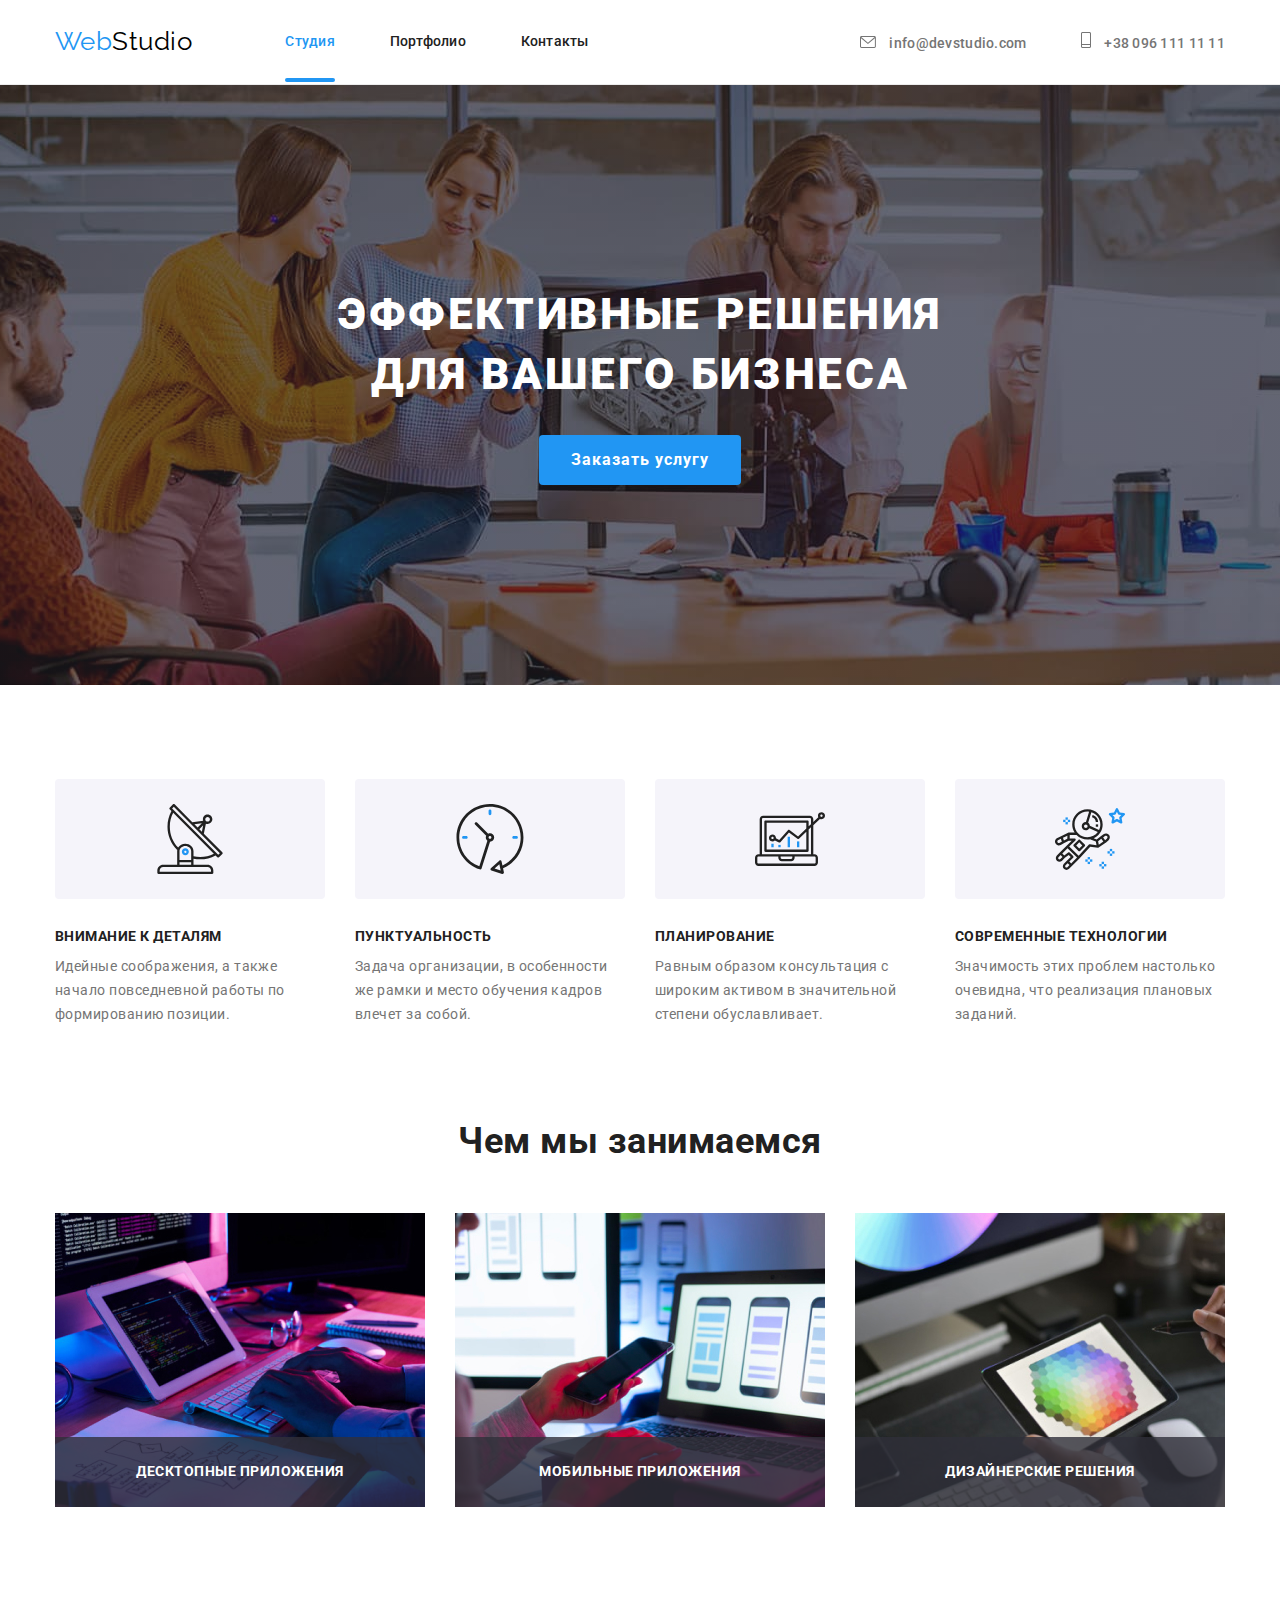
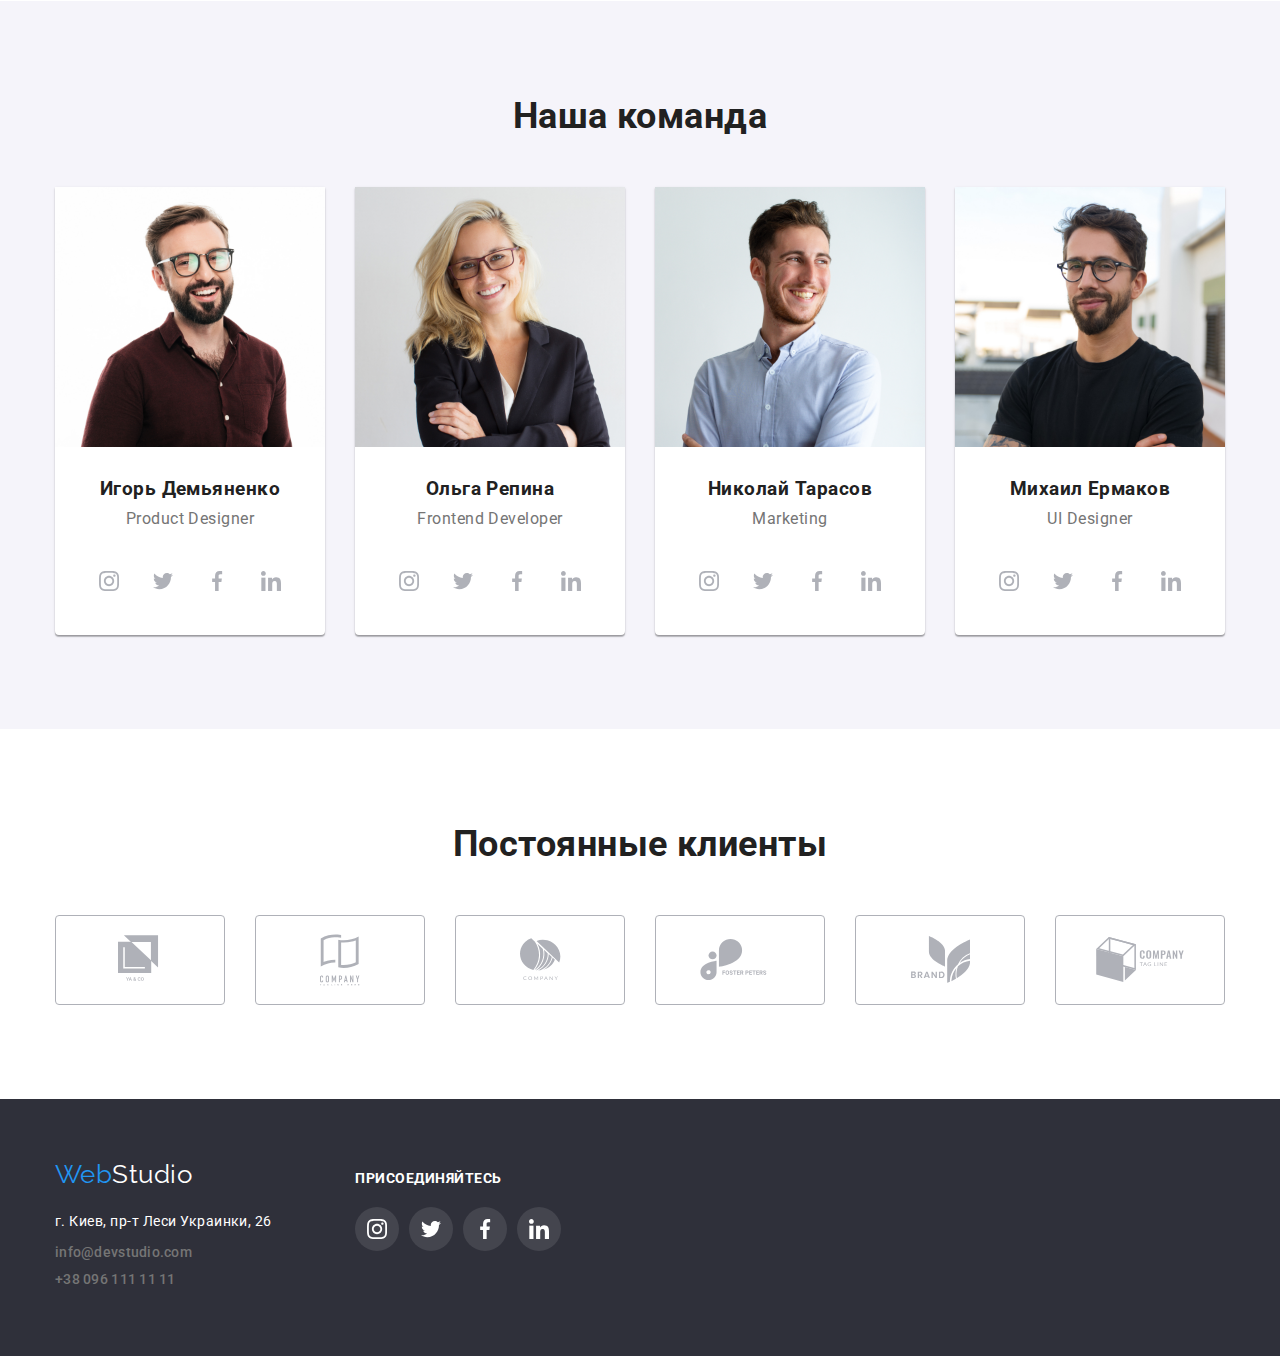
<file: index.html>
<!DOCTYPE html>
<html lang="ru">
<head>
    <meta charset="UTF-8">
    <meta http-equiv="X-UA-Compatible" content="IE=edge">
    <meta name="viewport" content="width=device-width, initial-scale=1.0">
    <title>Студия</title>
    <link rel="preconnect" href="https://fonts.gstatic.com">
    <link href="https://fonts.googleapis.com/css2?family=Raleway:wght@700&family=Roboto:wght@400;500;700;900&display=swap"
        rel="stylesheet">
    <link rel="stylesheet" href="https://cdnjs.cloudflare.com/ajax/libs/modern-normalize/1.0.0/modern-normalize.min.css">
    <link rel="stylesheet" href="./css/styles.css">
</head>
<body>

    <header>
            <div class="container header">
                <nav class="nav">
                    <a href="./index.html" class="logo"><span class="logo-start">Web</span>Studio</a>
                    <ul class="header-nav-list">
                        <li><a href="./index.html" class="nav-links active">Студия</a></li>
                        <li><a href="./portfolio.html" class="nav-links">Портфолио</a></li>
                        <li><a href="" class="nav-links">Контакты</a></li>
                    </ul>
                </nav>
                <ul class="header-address">
                    <li>
                    
                        <a href="mailto:info@devstudio.com" class="nav-contacts">
                            <svg class="icon-envelope" >
                                <use  href="./images/symbol-defs.svg#icon-envelope" ></use>
                            </svg>
                            info@devstudio.com</a></li>
                    <li>
                        <a href="tel:+380961111111" class="nav-contacts">
                            <svg class="icon-phone">
                                <use href="./images/symbol-defs.svg#icon-phone" width="10" height="16" class="icon-envelope-use"></use>
                            </svg>
                            +38 096 111 11 11</a></li>
                </ul>
            </div>
    </header>

    <main>
        <section class="hero-section section">
            <div class="container ">
                <h1 class="hero-title">Эффективные решения <br> для вашего бизнеса</h1>
                <input data-modal-open type="button" value="Заказать услугу" class="hero-btn">
            </div>
        </section>
        <div data-modal class="backdrop is-hidden">
            <div class="modal">
                <button data-modal-close class="modal-close-btn">
                    <svg class="icon-closing-btn-modal">
                        <use href="./images/symbol-defs.svg#icon-closing-btn-modal" width="11" height="11"></use>
                    </svg>
                </button>

                <form class="form">
                    <b class="modal-form-header">Оставьте свои данные, мы вам перезвоним</b>
                
                    <ul class="form-presonal-info-list">
                        <li class="form-basic">
                            <label for="name" class="form-label">Имя</label>
                            <input type="text" name="name" id="name" class="form-personal-info">
                            <svg class="form-icon">
                                <use href="./images/symbol-defs.svg#icon-person-modal"></use>
                            </svg>
                        </li>
                        <li class="form-basic">
                            <label for="tel" class="form-label">Телефон</label>
                            <input type="tel" name="tel" id="tel" class="form-personal-info">
                        </li>
                        
                        <li class="form-basic">
                            <label for="email" class="form-label">Почта</label>
                            <input type="email" name="email" id="email" class="form-personal-info">
                        </li>
                        
                        <li class="form-basic">
                            <label for="comment" class="form-label">Комментарий</label>
                            <textarea name="comment" id="comment" placeholder="Введите текст" class="form-personal-info comment" ></textarea>
                        </li>
                    </ul>
                    
                    <div class="form-agreement">
                        <input type="checkbox" name="agreements" id="agreements">
                        <label for="agreements" class="agreement-text">Соглашаюсь с рассылкой и принимаю <a href="" class="form-agreement-link">Условия договора</a></label>
                        
                    </div>
                    <button type="submit" class="submit-button">Отправить</button>
                </form>                
            </div>
        </div>
        <section class="section advantages">
            <div class="container  ">
                <h2  class="titles-basic visually-hidden">Наши преимущества</h2>
                <ul class="advantages-list">
                    <li class="advantages-item">
                        <div class="advantages-bg-img">
                            <svg class="icon-advntages">
                                <use href="./images/symbol-defs.svg#icon-antenna"></use>
                            </svg>
                        </div>
                        <h3>Внимание к деталям</h3>
                        <p class="advantages-text">Идейные соображения, а также начало повседневной работы по формированию позиции.</p>
                    </li>
                    <li class="advantages-item">
                        <div class="advantages-bg-img">
                            <svg class="icon-advntages">
                                <use href="./images/symbol-defs.svg#icon-clock"></use>
                            </svg>
                        </div>
                        <h3>Пунктуальность</h3>
                        <p class="advantages-text">Задача организации, в особенности же рамки и место обучения кадров влечет за собой.</p>
                    </li>
                    <li class="advantages-item">
                        <div class="advantages-bg-img">
                            <svg class="icon-advntages">
                                <use href="./images/symbol-defs.svg#icon-diagram"></use>
                            </svg>
                        </div>
                        <h3>Планирование</h3>
                        <p  class="advantages-text">Равным образом консультация с широким активом в значительной степени обуславливает.</p>
                    </li>
                    <li class="advantages-item">
                        <div class="advantages-bg-img">
                            <svg class="icon-advntages">
                                <use href="./images/symbol-defs.svg#icon-astronaut"></use>
                            </svg>
                        </div>
                        <h3>Современные технологии</h3>
                        <p class="advantages-text">Значимость этих проблем настолько очевидна, что реализация плановых заданий.</p>
                    </li>
                </ul>
            </div>
        </section>
        <section class="section works">
            <div class="container">
                <h2 class="titles-basic works">Чем мы занимаемся</h2>
                <ul class="works-list">
                    <li class="work-list-container"><img src="./images/img.jpg" alt="Написання коду" width="370">
                    <p class="works-text">Десктопные приложения</p>
                    </li>
                    <li class="work-list-container"><img src="./images/box2.jpg" alt="Телефон и ноут" width="370">
                    <p class="works-text">Мобильные приложения</p></li>
                    <li class="work-list-container"><img src="./images/box3.jpg" alt="Вибор цвета на планшете" width="370">
                    <p class="works-text">Дизайнерские решения</p></li>
                </ul>
            </div>
        </section>
        <section class="our-team section">
            <div class="container">
                <h2 class="titles-basic team">Наша команда</h2>
                <ul class="our-team-list">
                    <li class="team-cards">
                        <img src="./images/man1.jpg" alt="Игорь Демьяненко" width="270">
                        <div class="team-cards-text-area">
                            <h3 class="team-names">Игорь Демьяненко</h3>
                            <p class="team-position">Product Designer</p>
                            <ul class="list-icons-social">
                                <li>
                                    <a href="" class="icon-social">
                                        <svg class="icon-logo-social">
                                            <use href="./images/symbol-defs.svg#icon-instagram"></use>
                                        </svg>
                                    </a>
                                </li>
                                <li>
                                    <a href="" class="icon-social">
                                        <svg class="icon-logo-social" width="20" height="20">
                                            <use href="./images/symbol-defs.svg#icon-twitter"></use>
                                        </svg>
                                    </a>
                                </li>
                                <li>
                                    <a href="" class="icon-social">
                                        <svg class="icon-logo-social ">
                                            <use href="./images/symbol-defs.svg#icon-facebook"></use>
                                        </svg>
                                    </a>
                                </li>
                                <li>
                                    <a href="" class="icon-social">
                                        <svg class="icon-logo-social">
                                            <use href="./images/symbol-defs.svg#icon-linkedin"></use>
                                        </svg>
                                    </a>
                            
                                </li>
                            
                            </ul>
                        </div>
                    </li>
                    <li class="team-cards">
                        <img src="./images/woman1.jpg" alt="Ольга Репина" width="270">
                        <div class="team-cards-text-area">
                            <h3 class="team-names">Ольга Репина</h3>
                            <p class="team-position">Frontend Developer</p>
                            <ul class="list-icons-social">
                                <li>
                                    <a href="" class="icon-social">
                                        <svg class="icon-logo-social">
                                            <use href="./images/symbol-defs.svg#icon-instagram"></use>
                                        </svg>
                                    </a>
                                </li>
                                <li>
                                    <a href="" class="icon-social">
                                        <svg class="icon-logo-social">
                                            <use href="./images/symbol-defs.svg#icon-twitter"></use>
                                        </svg>
                                    </a>
                                </li>
                                <li>
                                    <a href="" class="icon-social">
                                        <svg class="icon-logo-social ">
                                            <use href="./images/symbol-defs.svg#icon-facebook"></use>
                                        </svg>
                                    </a>
                                </li>
                                <li>
                                    <a href="" class="icon-social">
                                        <svg class="icon-logo-social">
                                            <use href="./images/symbol-defs.svg#icon-linkedin"></use>
                                        </svg>
                                    </a>
                            
                                </li>
                            
                            </ul>
                        </div>
                    </li>
                    <li class="team-cards">
                        <img src="./images/man3.jpg" alt="Николай Тарасов" width="270">
                        <div class="team-cards-text-area">
                            <h3 class="team-names">Николай Тарасов</h3>
                            <p class="team-position">Marketing</p>
                            <ul class="list-icons-social">
                                <li>
                                    <a href="" class="icon-social">
                                        <svg class="icon-logo-social">
                                            <use href="./images/symbol-defs.svg#icon-instagram"></use>
                                        </svg>
                                    </a>
                                </li>
                                <li>
                                    <a href="" class="icon-social">
                                        <svg class="icon-logo-social">
                                            <use href="./images/symbol-defs.svg#icon-twitter"></use>
                                        </svg>
                                    </a>
                                </li>
                                <li>
                                    <a href="" class="icon-social">
                                        <svg class="icon-logo-social ">
                                            <use href="./images/symbol-defs.svg#icon-facebook"></use>
                                        </svg>
                                    </a>
                                </li>
                                <li>
                                    <a href="" class="icon-social">
                                        <svg class="icon-logo-social">
                                            <use href="./images/symbol-defs.svg#icon-linkedin"></use>
                                        </svg>
                                    </a>
                            
                                </li>
                            
                            </ul>
                        </div>
                    </li>
                    <li class="team-cards">
                        <img src="./images/man2.jpg" alt="Михаил Ермаков" width="270">
                        <div class="team-cards-text-area">
                            <h3 class="team-names">Михаил Ермаков</h3>
                            <p class="team-position">UI Designer</p>
                            <ul class="list-icons-social">
                                <li >
                                    <a href="" class="icon-social">
                                        <svg class="icon-logo-social">
                                            <use href="./images/symbol-defs.svg#icon-instagram"></use>
                                        </svg>
                                    </a>
                                </li>
                                <li >
                                    <a href="" class="icon-social">
                                        <svg class="icon-logo-social">
                                            <use href="./images/symbol-defs.svg#icon-twitter"></use>
                                        </svg>
                                    </a>
                                </li>
                                <li >
                                    <a href="" class="icon-social">
                                        <svg class="icon-logo-social ">
                                            <use href="./images/symbol-defs.svg#icon-facebook"></use>
                                        </svg>
                                    </a>
                                </li>
                                <li >
                                    <a href="" class="icon-social">
                                        <svg class="icon-logo-social">
                                            <use href="./images/symbol-defs.svg#icon-linkedin"></use>
                                        </svg>
                                    </a>
                            
                                </li>
                            
                            </ul>
                        </div>
                    </li>
                </ul>
            </div>
        </section>
        <section class="section clients">
            <div class="container">
                <h2 class="titles-basic clients">Постоянные клиенты</h2>
                <ul class="list-clients">
                    <li>
                        <a href="" class="link-clients">
                            <svg class="icon-clients" width="44.27" height="49.23">
                                <use href="./images/symbol-defs.svg#icon-logo-1" ></use>
                            </svg>
                        </a>
                    </li>
                    <li>
                        <a href="" class="link-clients">
                            <svg class="icon-clients" width="40" height="52">
                                <use href="./images/symbol-defs.svg#icon-logo-2"></use>
                            </svg>
                        </a>
                    </li>
                    <li>
                        <a href="" class="link-clients">
                            <svg class="icon-clients" width="41" height="42.6">
                                <use href="./images/symbol-defs.svg#icon-logo-3"></use>
                            </svg>
                        </a>
                    </li>
                    <li>
                        <a href="" class="link-clients">
                            <svg class="icon-clients" width="79.66" height="42.02">
                                <use href="./images/symbol-defs.svg#icon-logo-4"></use>
                            </svg>
                        </a>
                    </li>
                    <li>
                        <a href="" class="link-clients">
                            <svg class="icon-clients" width="59" height="47">
                                <use href="./images/symbol-defs.svg#icon-logo-5"></use>
                            </svg>
                        </a>
                    </li>
                    <li>
                        <a href="" class="link-clients">
                            <svg class="icon-clients" width="88.48" height="45.44">
                                <use href="./images/symbol-defs.svg#icon-logo-6"></use>
                            </svg>
                        </a>
                    </li>
                
                </ul>
            </div>
        </section>
    </main>

    <footer class="footer">
        <div class="container down-footer">
            <address>
                <div class=" down">
                    <a href="./index.html" class="logo down"><span class="logo-start">Web</span><span class="logo-end">Studio</span></a>
                    <p class="address">г. Киев, пр-т Леси Украинки, 26</p>
                    <ul>
                        <li><a href="mailto:info@devstudio.com" class="nav-contacts down">info@devstudio.com</a></li>
                        <li><a href="tel:+380961111111" class="nav-contacts down">+38 096 111 11 11</a></li>
                    </ul>
                </div>
            </address>
            <div class="footer-social">
                <h3 class="footer-title-social">присоединяйтесь</h3>
                <ul class="list-icons-social">
                    <li>
                        <a href="" class="icon-social footer-down">
                            <svg class="icon-logo-social">
                                <use href="./images/symbol-defs.svg#icon-instagram"></use>
                            </svg>
                        </a>
                    </li>
                    <li>
                        <a href="" class="icon-social footer-down">
                            <svg class="icon-logo-social">
                                <use href="./images/symbol-defs.svg#icon-twitter"></use>
                            </svg>
                        </a>
                    </li>
                    <li>
                        <a href="" class="icon-social footer-down">
                            <svg class="icon-logo-social ">
                                <use href="./images/symbol-defs.svg#icon-facebook"></use>
                            </svg>
                        </a>
                    </li>
                    <li>
                        <a href="" class="icon-social footer-down">
                            <svg class="icon-logo-social">
                                <use href="./images/symbol-defs.svg#icon-linkedin"></use>
                            </svg>
                        </a>
            
                    </li>
            
                </ul>
            </div>
        </div>
    </footer>

    <script src="./js/modal.js"></script>
</body>
</html>
</file>
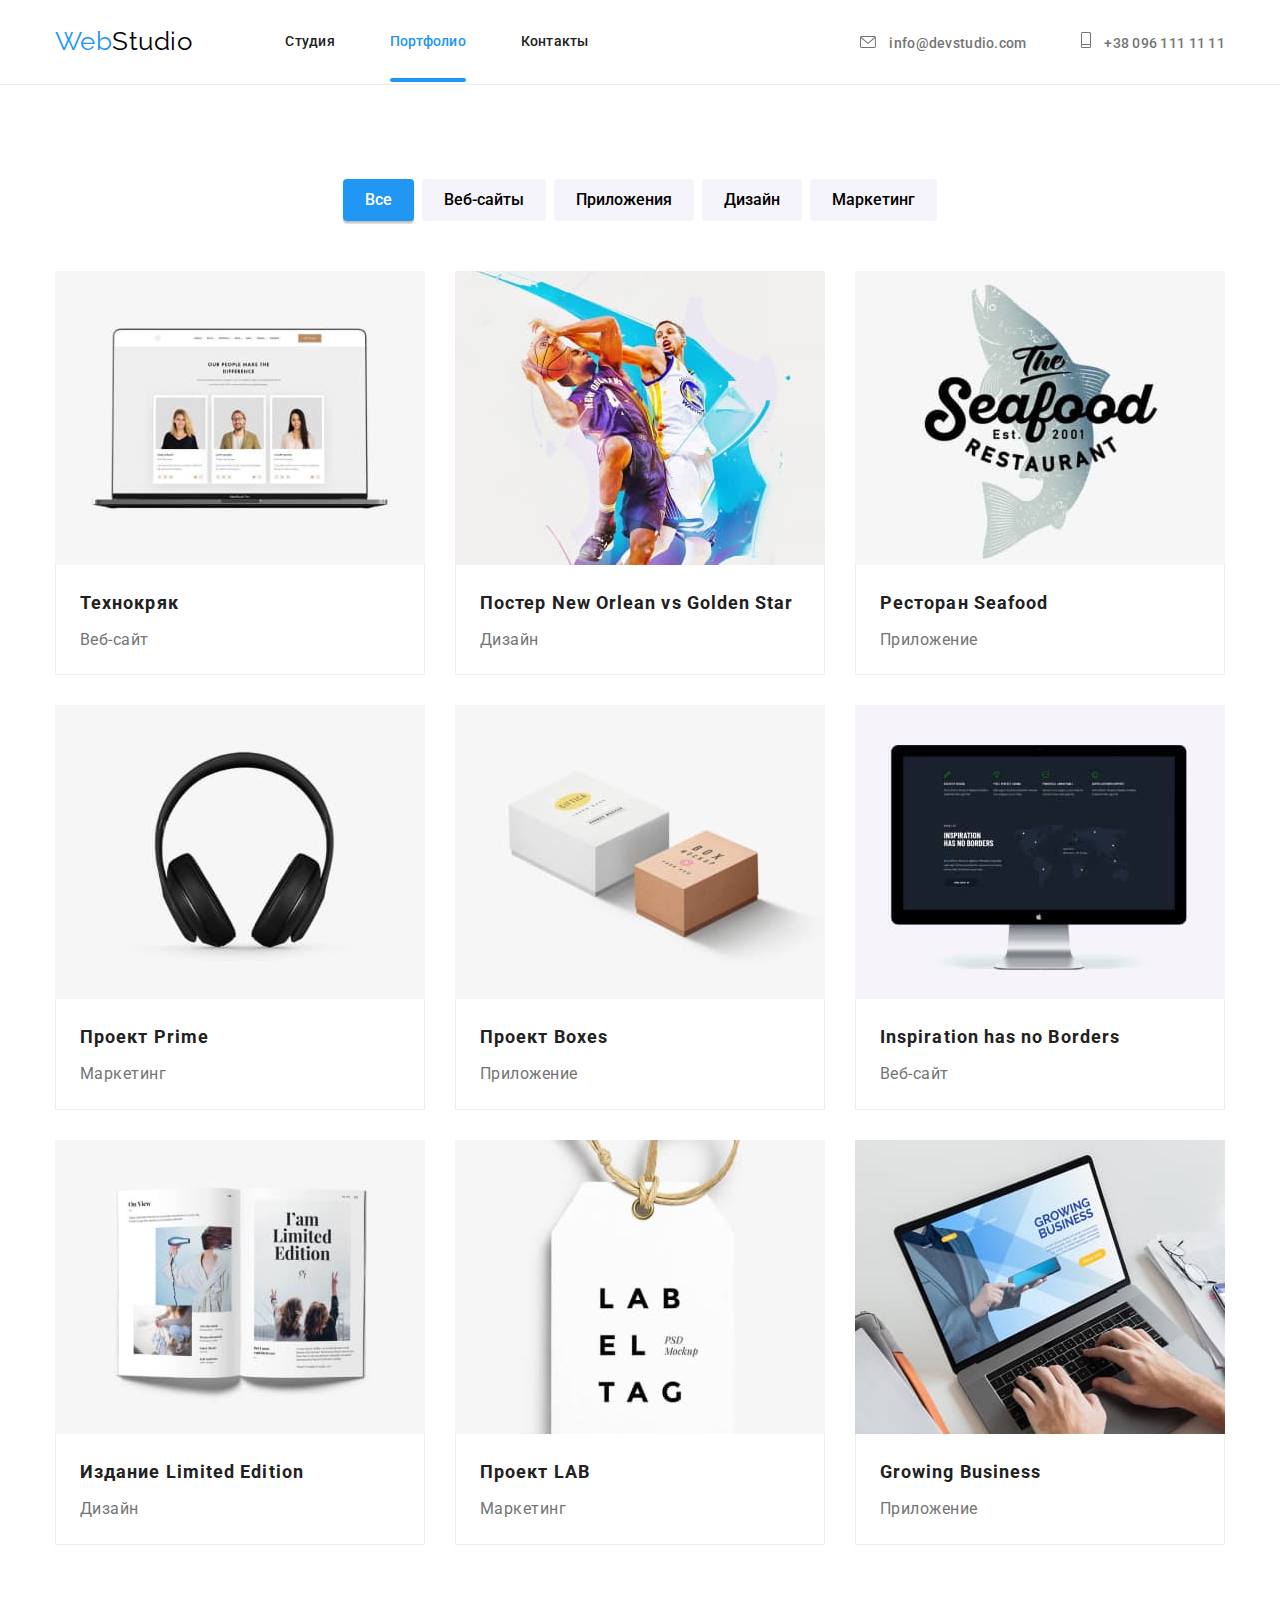
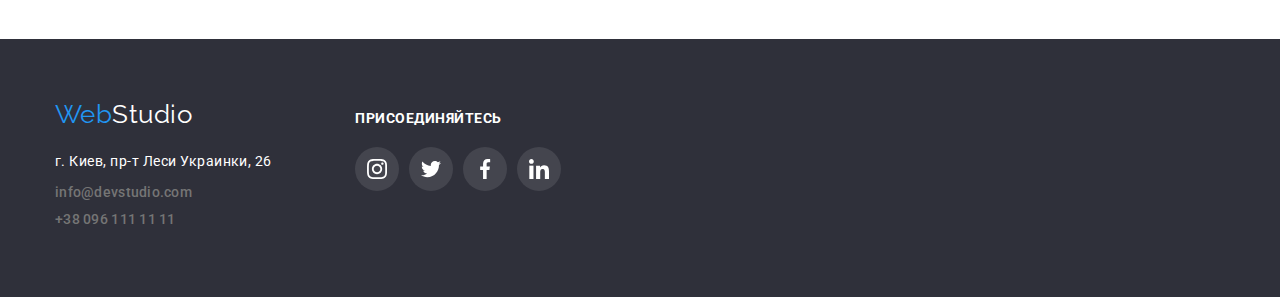
<file: portfolio.html>
<!DOCTYPE html>
<html lang="ru">
<head>
    <meta charset="UTF-8">
    <meta http-equiv="X-UA-Compatible" content="IE=edge">
    <meta name="viewport" content="width=device-width, initial-scale=1.0">
    <title>Портфолио</title>
    <link rel="preconnect" href="https://fonts.gstatic.com">
    <link href="https://fonts.googleapis.com/css2?family=Raleway:wght@700&family=Roboto:wght@400;500;700;900&display=swap"
        rel="stylesheet">
    <link rel="stylesheet" href="https://cdnjs.cloudflare.com/ajax/libs/modern-normalize/1.0.0/modern-normalize.min.css">
    <link rel="stylesheet" href="./css/styles.css">
</head>
<body>
    <header>
        <div class="container header">
            <nav class="nav">
                <a href="./index.html" class="logo"><span class="logo-start">Web</span>Studio</a>
                <ul class="header-nav-list">
                    <li><a href="./index.html" class="nav-links ">Студия</a></li>
                    <li><a href="./portfolio.html" class="nav-links active">Портфолио</a></li>
                    <li><a href="" class="nav-links">Контакты</a></li>
                </ul>
            </nav>
            <ul class="header-address">
                <li>
    
                    <a href="mailto:info@devstudio.com" class="nav-contacts">
                        <svg class="icon-envelope">
                            <use href="./images/symbol-defs.svg#icon-envelope"></use>
                        </svg>
                        info@devstudio.com</a>
                </li>
                <li>
                    <a href="tel:+380961111111" class="nav-contacts">
                        <svg class="icon-phone">
                            <use href="./images/symbol-defs.svg#icon-phone" width="10" height="16"
                                class="icon-envelope-use"></use>
                        </svg>
                        +38 096 111 11 11</a>
                </li>
            </ul>
        </div>
    </header>

        <main>
            
            <section class="portfolio-second section">
                <div class="container ">
                    <h1 class="visually-hidden">Портфолио</h1>
                    <ul class="buttons-list">
                        <li><button type="button" class="buttons active">Все</button></li>
                        <li><button type="button" class="buttons">Веб-сайты</button></li>
                        <li><button type="button" class="buttons">Приложения</button></li>
                        <li><button type="button" class="buttons">Дизайн</button></li>
                        <li><button type="button" class="buttons">Маркетинг</button></li>
                    </ul>
                    <ul class="portfolio">
                        <li class="portfolio-list">
                            <a href="" class="portfolio-link">
                                <div class="portfolio-card">
                                    <div class="portfolio-card-img">
                                        <img src="./images/screen.jpg" alt="монитор екран" width="370" >
                                        <div class="portfolio-card-overlay">
                                            <p>Технокряк это современная площадка распространения коронавируса. Компании используют эту платформу для цифрового
                                                шпионажа и атак на защищённые сервера конкурентов.</p>
                                        </div>
                                    </div>                                    
                                    <div class="portfolio-item-text">
                                        <h2 class="projects-title">Технокряк</h2>
                                        <p class="projects-sub-title">Веб-сайт</p>
                                    </div>
                                    
                                </div>
                            </a>
                        </li>
                        <li class="portfolio-list">
                            <a href="" class="portfolio-link">
                                <div class="portfolio-card">
                                    <div class="portfolio-card-img">
                                        <img src="./images/colorfull_man.jpg" alt="men playing basketball" width="370">
                                        <div class="portfolio-card-overlay">
                                            <p>Технокряк это современная площадка распространения коронавируса. Компании используют эту платформу для цифрового
                                                шпионажа и атак на защищённые сервера конкурентов.</p>
                                        </div>
                                    </div>
                                    <div class="portfolio-item-text">
                                        <h2 class="projects-title">Постер New Orlean vs Golden Star</h2>
                                        <p class="projects-sub-title">Дизайн</p>
                                    </div>
                                </div>
                            </a>
                        </li>
                        <li class="portfolio-list">
                            <a href="" class="portfolio-link">
                                <div class="portfolio-card">
                                    <div class="portfolio-card-img">
                                        <img src="./images/Group1.jpg" alt="logo of restaurant" width="370">
                                        <div class="portfolio-card-overlay">
                                            <p>Технокряк это современная площадка распространения коронавируса. Компании используют эту платформу для цифрового
                                                шпионажа и атак на защищённые сервера конкурентов.</p>
                                        </div>
                                    </div>
                                    <div class="portfolio-item-text">
                                        <h2 class="projects-title">Ресторан Seafood</h2>
                                        <p class="projects-sub-title">Приложение</p>
                                    </div>
                                </div>
                            </a>
                        </li>
                        <li class="portfolio-list">
                            <a href="" class="portfolio-link">
                                <div class="portfolio-card">
                                    <div class="portfolio-card-img">
                                        <img src="./images/headphones.jpg" alt="headphones" width="370">
                                        <div class="portfolio-card-overlay">
                                            <p>Технокряк это современная площадка распространения коронавируса. Компании используют эту платформу для цифрового
                                                шпионажа и атак на защищённые сервера конкурентов.</p>
                                        </div>
                                    </div>
                                    <div class="portfolio-item-text">
                                        <h2 class="projects-title">Проект Prime</h2>
                                        <p class="projects-sub-title">Маркетинг</p>
                                    </div>
                                </div>
                            </a>
                        </li>
                        <li class="portfolio-list">
                            <a href="" class="portfolio-link">
                                <div class="portfolio-card">
                                    <div class="portfolio-card-img">
                                        <img src="./images/blocks.jpg" alt="boxes" width="370">
                                        <div class="portfolio-card-overlay">
                                            <p>Технокряк это современная площадка распространения коронавируса. Компании используют эту платформу для цифрового
                                                шпионажа и атак на защищённые сервера конкурентов.</p>
                                        </div>
                                    </div>
                                    <div class="portfolio-item-text">
                                        <h2 class="projects-title">Проект Boxes</h2>
                                        <p class="projects-sub-title">Приложение</p>
                                    </div>
                                </div>
                            </a>
                        </li>
                        <li class="portfolio-list">
                            <a href="" class="portfolio-link">
                                <div class="portfolio-card">
                                    <div class="portfolio-card-img">
                                        <img src="./images/monitor.jpg" alt="monitor" width="370">
                                        <div class="portfolio-card-overlay">
                                            <p>Технокряк это современная площадка распространения коронавируса. Компании используют эту платформу для цифрового
                                                шпионажа и атак на защищённые сервера конкурентов.</p>
                                        </div>
                                    </div>
                                    <div class="portfolio-item-text">
                                        <h2 class="projects-title">Inspiration has no Borders</h2>
                                        <p class="projects-sub-title">Веб-сайт</p>
                                    </div>
                                </div>
                            </a>
                        </li>
                        <li class="portfolio-list">
                            <a href="" class="portfolio-link">
                                <div class="portfolio-card">
                                    <div class="portfolio-card-img">
                                        <img src="./images/magazine.jpg" alt="magazine" width="370">
                                        <div class="portfolio-card-overlay">
                                            <p>Технокряк это современная площадка распространения коронавируса. Компании используют эту платформу для цифрового
                                                шпионажа и атак на защищённые сервера конкурентов.</p>
                                        </div>
                                    </div>
                                    <div class="portfolio-item-text">
                                        <h2 class="projects-title">Издание Limited Edition</h2>
                                        <p class="projects-sub-title">Дизайн</p>
                                    </div>
                                </div>
                            </a>
                        </li>
                        <li class="portfolio-list">
                            <a href="" class="portfolio-link">
                                <div class="portfolio-card">
                                    <div class="portfolio-card-img">
                                        <img src="./images/lab_tag.jpg" alt="label" width="370">
                                        <div class="portfolio-card-overlay">
                                            <p>Технокряк это современная площадка распространения коронавируса. Компании используют эту платформу для цифрового
                                                шпионажа и атак на защищённые сервера конкурентов.</p>
                                        </div>
                                    </div>
                                    <div class="portfolio-item-text">
                                        <h2 class="projects-title">Проект LAB</h2>
                                        <p class="projects-sub-title">Маркетинг</p>
                                    </div>
                                </div>
                            </a>
                        </li>
                        <li class="portfolio-list">
                            <a href="" class="portfolio-link">
                                <div class="portfolio-card">
                                    <div class="portfolio-card-img">
                                        <img src="./images/laptop.jpg" alt="working on laptop" width="370">
                                        <div class="portfolio-card-overlay">
                                            <p>Технокряк это современная площадка распространения коронавируса. Компании используют эту платформу для цифрового
                                                шпионажа и атак на защищённые сервера конкурентов.</p>
                                        </div>
                                    </div>
                                    <div class="portfolio-item-text">
                                        <h2 class="projects-title">Growing Business</h2>
                                        <p class="projects-sub-title">Приложение</p>
                                    </div>
                                </div>
                            </a>
                        </li>
                    </ul>
                </div>
            </section>
            
        </main>

    <footer class="footer">
        <div class="container down-footer">
            <address>
                <div class=" down">
                    <a href="./index.html" class="logo down"><span class="logo-start">Web</span><span
                            class="logo-end">Studio</span></a>
                    <p class="address">г. Киев, пр-т Леси Украинки, 26</p>
                    <ul>
                        <li><a href="mailto:info@devstudio.com" class="nav-contacts down">info@devstudio.com</a></li>
                        <li><a href="tel:+380961111111" class="nav-contacts down">+38 096 111 11 11</a></li>
                    </ul>
                </div>
            </address>
            <div class="footer-social">
                <h3 class="footer-title-social">присоединяйтесь</h3>
                <ul class="list-icons-social">
                    <li>
                        <a href="" class="icon-social footer-down">
                            <svg class="icon-logo-social">
                                <use href="./images/symbol-defs.svg#icon-instagram"></use>
                            </svg>
                        </a>
                    </li>
                    <li>
                        <a href="" class="icon-social footer-down">
                            <svg class="icon-logo-social">
                                <use href="./images/symbol-defs.svg#icon-twitter"></use>
                            </svg>
                        </a>
                    </li>
                    <li>
                        <a href="" class="icon-social footer-down">
                            <svg class="icon-logo-social ">
                                <use href="./images/symbol-defs.svg#icon-facebook"></use>
                            </svg>
                        </a>
                    </li>
                    <li>
                        <a href="" class="icon-social footer-down">
                            <svg class="icon-logo-social">
                                <use href="./images/symbol-defs.svg#icon-linkedin"></use>
                            </svg>
                        </a>
    
                    </li>
    
                </ul>
            </div>
        </div>
    </footer>
</body>
</html>
</file>
<file: css/styles.css>
:root {
  --accent-color: rgba(33, 150, 243, 1);
  --accent-color-blurry: rgba(33, 150, 243, 0.9);
  --main-text-color: rgba(33, 33, 33, 1);
  --sub-text-color: rgba(117, 117, 117, 1);
  --sub-sub-text-color: rgba(117, 117, 117, 0.5);
  --email-phone-color: rgba(255, 255, 255, 0.6);
  --bnt-bg--color: rgba(245, 244, 250, 1);
  --footer-header: rgba(47, 48, 58, 1);
  --body-hero-color: rgba(255, 255, 255, 1);
  --logo-main-color: rgba(0, 0, 0, 1);
  --bg-color: rgba(229, 229, 229, 1);
  --header-border-color: rgba(236, 236, 236, 1);
  --portfolio-cards-border: rgba(238, 238, 238, 1);
  --team-cards-shadow: 0px 1px 3px rgba(0, 0, 0, 0.12),
    0px 1px 1px rgba(0, 0, 0, 0.14), 0px 2px 1px rgba(0, 0, 0, 0.2);
  --buttons-shadow: 0px 3px 1px rgba(0, 0, 0, 0.1),
    0px 1px 2px rgba(0, 0, 0, 0.08), 0px 2px 2px rgba(0, 0, 0, 0.12);
  --margins-portfolio-cards: 30px;
  --portfolio-shadow: 0px 1px 1px rgba(0, 0, 0, 0.12),
    0px 4px 4px rgba(0, 0, 0, 0.06), 1px 4px 6px rgba(0, 0, 0, 0.16);
  --hero-overlay: rgba(47, 48, 58, 0.4);
  --envelope-hover-color: 0px 4px 4px rgba(0, 0, 0, 0.25);
  --icons-bg-footer: rgba(255, 255, 255, 0.1);
  --clients-icons-border: rgba(175, 177, 184, 1);
  --icons-color: rgb(175, 177, 184);
  --works-bg: rgba(47, 48, 58, 0.8);
  --modal-bg: rgba(0, 0, 0, 0.2);
  --modal-btn-close-bg: rgba(0, 0, 0, 0.1);
  --submit-btn-shadow: 0px 4px 4px rgba(0, 0, 0, 0.15);
}
body {
  background-color: var(--body-hero-color);
  color: var(--sub-text-color);
  font-family: Roboto, sans-serif;
  /* line-height: 1.71;
  font-size: 14px; */
  letter-spacing: 0.03em;
}
h1,
h2,
h3,
h4,
h5,
h6 {
  color: var(--main-text-color);
  margin: 0;
}
img {
  display: block;
}
ul,
p {
  margin: 0;
  padding-left: 0;
}
ul li {
  text-decoration: none;
  list-style: none;
}
.titles-basic {
  font-size: 36px;
  line-height: 1.17;
  text-align: center;
}
.section {
  padding: 94px 0;
}
.visually-hidden {
  position: absolute !important;
  clip: rect(1px 1px 1px 1px);
  clip: rect(1px, 1px, 1px, 1px);
  padding: 0 !important;
  border: 0 !important;
  height: 1px !important;
  width: 1px !important;
  overflow: hidden;
}
/* header */

.container {
  max-width: 1200px;
  padding: 0 15px;
  margin: 0 auto;
}
.nav {
  display: flex;
  align-items: center;
}
header {
  border-bottom: 1px solid var(--header-border-color);
}
.container.header {
  display: flex;
  align-items: center;
}
.logo {
  font-family: Raleway, sans-serif;
  padding: 24px 0 25px 0;
  margin-right: 93px;
  display: inline-block;
  color: var(--logo-main-color);
  font-size: 26px;
  line-height: 1.19;
  text-decoration: none;
}
.logo-start {
  color: var(--accent-color);
}
.header-nav-list {
  line-height: 1.14;
}
.header-nav-list li,
.header-address li {
  display: inline-block;
}
.header-nav-list > :not(li:last-child),
.header-address > :not(li:last-child) {
  margin-right: 50px;
}

.header-address {
  margin-left: auto;
}
.header-nav-list a,
.header-address a {
  padding: 32px 0;
  display: block;
}
.nav-links:focus,
.nav-links:hover,
.nav-links.active,
.nav-contacts:hover,
.nav-contacts:focus {
  color: var(--accent-color);
}
.nav-links.active {
  position: relative;
}
.nav-links.active::after {
  content: "";
  display: inline-block;
  position: absolute;
  bottom: 0;
  right: 0;
  width: 100%;
  height: 4px;
  background-color: var(--accent-color);
  border-radius: 2px;
  transition: transform 250ms cubic-bezier(0.4, 0, 0.2, 1);
}
.nav-links.active:hover:after {
  transform: scalex(1.3);
  -webkit-transform: scalex(1.3);
  -moz-transform: scalex(1.3);
  -ms-transform: scalex(1.3);
  -o-transform: scalex(1.3);
}
.nav-links {
  color: var(--main-text-color);
  font-weight: 500;
  font-size: 14px;
  line-height: 1.14;
  letter-spacing: 0.02em;
  text-decoration: none;
  display: block;
  transition: color 250ms cubic-bezier(0.4, 0, 0.2, 1);
}

.nav-contacts {
  display: inline-block;
  color: var(--sub-text-color);
  font-weight: 500;
  font-size: 14px;
  line-height: 1.14;
  letter-spacing: 0.02em;
  text-decoration: none;
  align-items: center;
  text-align: center;
  justify-content: center;
  margin: 0 auto;
  transition: color 250ms cubic-bezier(0.4, 0, 0.2, 1);
  -webkit-transition: color 250ms cubic-bezier(0.4, 0, 0.2, 1);
  -moz-transition: color 250ms cubic-bezier(0.4, 0, 0.2, 1);
  -ms-transition: color 250ms cubic-bezier(0.4, 0, 0.2, 1);
  -o-transition: color 250ms cubic-bezier(0.4, 0, 0.2, 1);
}
.icon-envelope {
  width: 16px;
  height: 12px;
  margin-right: 10px;
  fill: #757575;

  transition: fill 250ms cubic-bezier(0.4, 0, 0.2, 1);
}
.icon-phone {
  width: 10px;
  height: 16px;
  margin-right: 10px;
  fill: #757575;

  transition: fill 250ms cubic-bezier(0.4, 0, 0.2, 1);
}
.nav-contacts:focus .icon-envelope,
.nav-contacts:hover .icon-envelope,
.nav-contacts.active .icon-envelope,
.nav-contacts:focus .icon-phone,
.nav-contacts:hover .icon-phone,
.nav-contacts.active .icon-phone {
  fill: var(--accent-color);
}
/* hero section */

.hero-section {
  max-width: 1600px;
  margin: 0 auto;
  background-repeat: no-repeat;
  background-position: center;
  background-image: linear-gradient(
      to right,
      var(--hero-overlay),
      var(--hero-overlay)
    ),
    url("../images/hero_bg.jpg");
  background-color: var(--footer-header);

  text-align: center;
  padding: 200px 0;
}
.hero-title {
  font-weight: 900;
  font-size: 44px;
  line-height: 1.36;
  letter-spacing: 0.06em;
  text-transform: uppercase;
  color: var(--body-hero-color);
  margin-bottom: 30px;
}
.hero-btn {
  background-color: var(--accent-color);
  color: var(--body-hero-color);
  padding: 10px 32px;
  display: inline-block;
  font-weight: 700;
  font-size: 16px;
  line-height: 1.88;
  letter-spacing: 0.06em;
  border: none;
  border-radius: 4px;
  -webkit-border-radius: 4px;
  -moz-border-radius: 4px;
  -ms-border-radius: 4px;
  -o-border-radius: 4px;

  cursor: pointer;

  transition: color 250ms cubic-bezier(0.4, 0, 0.2, 1),
    background-color 250ms cubic-bezier(0.4, 0, 0.2, 1);
}
.hero-btn:hover,
.hero-btn:focus {
  color: var(--main-text-color);
  background-color: var(--bnt-bg--color);
}

/* backdrop */

.backdrop {
  position: fixed;
  top: 0;
  left: 0;
  z-index: 4;

  width: 100%;
  height: 100%;
  background-color: var(--modal-bg);

  opacity: 1;
  transition: opacity 250ms cubic-bezier(0.4, 0, 0.2, 1);
}
.backdrop.is-hidden {
  opacity: 0;
  pointer-events: none;
}
.backdrop.is-hidden .modal {
  transform: translate(-50%, -50%) scale(0.7);
}
.modal {
  position: absolute;
  top: 50%;
  left: 50%;
  transform: translate(-50%, -50%) scale(1);
  transition: transform 250ms cubic-bezier(0.4, 0, 0.2, 1);

  min-width: 528px;
  min-height: 581px;
  background-color: var(--body-hero-color);
  border-radius: 4px;
}
.modal-close-btn {
  position: absolute;
  top: 8px;
  right: 8px;

  width: 30px;
  height: 30px;
  border: 1px solid var(--modal-btn-close-bg);
  border-radius: 50%;
  cursor: pointer;
  background-color: inherit;
}
.icon-closing-btn-modal {
  width: 11px;
  height: 11px;
  position: absolute;
  top: 50%;
  left: 50%;
  transform: translate(-50%, -50%);
}

/* Form in modal backdrop */

.form {
  padding: 40px;
}
.modal-form-header {
  display: inline-block;
  font-weight: 700;
  font-size: 20px;
  line-height: 1.15;
  text-align: center;
  color: var(--main-text-color);
  margin-bottom: 12px;
}
.form-basic {
  position: relative;

  display: flex;
  flex-direction: column;
  margin-bottom: 10px;
}
.form-presonal-info-list {
  margin-bottom: 20px;
}
.form-personal-info {
  padding: 12px 16px;
  border: 1px solid rgba(33, 33, 33, 0.2);
  box-sizing: border-box;
  border-radius: 4px;
  cursor: pointer;
}
.form-label {
  font-size: 12px;
  line-height: 1.16;
  letter-spacing: 0.01em;

  margin-bottom: 4px;
}
.form-personal-info.comment {
  resize: none;
  width: 448px;
  height: 120px;
}

/* i have to fins a solition for positioning icons in form */
.form-icon {
  position: absolute;
  bottom: 14px;
  left: 14px;
  display: flex;
  justify-content: center;
  align-items: center;
  width: 12px;
  height: 12px;
}
.comment::placeholder {
  color: var(--sub-sub-text-color);
  line-height: 1.14;
  letter-spacing: 0.01em;
}
.form-agreement {
  margin-bottom: 30px;
}
.agreement-text {
  font-size: 14px;
  line-height: 1.71;
}
.form-agreement-link {
  color: var(--accent-color);
}
.submit-button {
  display: flex;
  justify-content: center;
  align-items: center;
  width: 200px;
  height: 50px;
  background-color: var(--accent-color);
  border-radius: 4px;
  box-shadow: var(--submit-btn-shadow);
  border: none;
  color: var(--body-hero-color);
  margin: 0 auto;
  cursor: pointer;
}
/* advantages */

.advantages-list {
  display: flex;
  flex-wrap: wrap;
}
.advantages-list > :not(li:last-child) {
  margin-right: 30px;
}
.advantages-item {
  width: 270px;
}
.advantages-item h3 {
  font-weight: 700;
  margin-bottom: 10px;
  font-size: 14px;
  line-height: 1.14;
  text-transform: uppercase;
}
.advantages-text {
  font-size: 14px;
  line-height: 1.71;
}
.advantages-bg-img {
  display: flex;
  justify-content: center;
  align-items: center;
  background-color: var(--bnt-bg--color);
  width: 270px;
  height: 120px;
  margin-bottom: 30px;
  border-radius: 4px;
}
.icon-advntages {
  width: 70px;
  height: 70px;
}
/* works */

.section.works {
  padding-top: 0;
}
.titles-basic.works {
  margin-bottom: 50px;
}

.works-list {
  display: flex;
}
.works-list > :not(li:last-child) {
  margin-right: 30px;
}
.work-list-container {
  position: relative;
}
.works-text {
  position: absolute;
  bottom: 0;
  right: 0;

  display: flex;
  justify-content: center;
  align-items: center;

  background-color: var(--works-bg);
  height: 70px;
  width: 100%;

  color: var(--body-hero-color);
  font-weight: 700;
  font-size: 14px;
  line-height: 1.14;
  /* text-align: center; */
  text-transform: uppercase;
}
/* our team */

.titles-basic.team {
  margin-bottom: 50px;
}
.our-team {
  background-color: var(--bnt-bg--color);
  padding-bottom: 94px;
}
.team-cards {
  background-color: var(--body-hero-color);
  min-width: 270px;
  border-radius: 0 0 4px 4px;
  box-shadow: var(--team-cards-shadow);
  -webkit-border-radius: 0 0 4px 4px;
  -moz-border-radius: 0 0 4px 4px;
  -ms-border-radius: 0 0 4px 4px;
  -o-border-radius: 0 0 4px 4px;
}
.team-cards-text-area {
  padding: 32px 30px;
}
.our-team-list {
  display: flex;
}
.our-team-list > :not(li:last-child) {
  margin-right: 30px;
}
.team-names {
  margin: 0 0 10px 0;
  text-align: center;
}
.team-position {
  margin-bottom: 30px;
  text-align: center;
}
.list-icons-social {
  display: flex;
  width: 206px;
  margin: 0 auto;
  flex-basis: calc(100% / 4 - 10px);
}
.list-icons-social li:not(:last-child) {
  margin-right: 10px;
}
.icon-social {
  display: flex;
  justify-content: center;
  align-items: center;
  height: 44px;
  width: 44px;
  border-radius: 50%;
  transition: background-color 250ms cubic-bezier(0.4, 0, 0.2, 1);
}
.icon-logo-social {
  transition: fill 250ms cubic-bezier(0.4, 0, 0.2, 1);
}
.icon-social:hover,
.icon-social:focus {
  width: 44px;
  height: 44px;
  background-color: var(--accent-color);
  border-radius: 50%;
  -webkit-border-radius: 50%;
  -moz-border-radius: 50%;
  -ms-border-radius: 50%;
  -o-border-radius: 50%;
}

.icon-social:hover .icon-logo-social,
.icon-social:focus .icon-logo-social {
  fill: var(--body-hero-color);
}
.list-icons-social svg {
  display: inline-block;
  width: 20px;
  height: 20px;
}
.icon-logo-social {
  fill: var(--icons-color);
}

/* clients */

.titles-basic.clients {
  margin-bottom: 50px;
}
.list-clients {
  display: flex;
  flex-basis: calc(100% / 6 - 150px);
}
.link-clients {
  display: flex;
  justify-content: center;
  align-items: center;
  width: 170px;
  height: 90px;
  border: 1px solid var(--clients-icons-border);
  border-radius: 4px;
  margin-right: 30px;
  transition: border 250ms cubic-bezier(0.4, 0, 0.2, 1);
  -webkit-transition: border 250ms cubic-bezier(0.4, 0, 0.2, 1);
  -moz-transition: border 250ms cubic-bezier(0.4, 0, 0.2, 1);
  -ms-transition: border 250ms cubic-bezier(0.4, 0, 0.2, 1);
  -o-transition: border 250ms cubic-bezier(0.4, 0, 0.2, 1);
}
.icon-clients {
  display: inline-block;
  fill: var(--icons-color);
  transition: fill 250ms cubic-bezier(0.4, 0, 0.2, 1);
  -webkit-transition: fill 250ms cubic-bezier(0.4, 0, 0.2, 1);
  -moz-transition: fill 250ms cubic-bezier(0.4, 0, 0.2, 1);
  -ms-transition: fill 250ms cubic-bezier(0.4, 0, 0.2, 1);
  -o-transition: fill 250ms cubic-bezier(0.4, 0, 0.2, 1);
}
.link-clients:hover,
.link-clients:focus {
  border: 1px solid var(--accent-color);
}
.link-clients:hover .icon-clients,
.link-clients:focus .icon-clients {
  fill: var(--accent-color);
}
/* footer */

.footer {
  background-color: var(--footer-header);
  padding: 60px 0;
}
.down-footer {
  display: flex;
  align-items: baseline;
}
.logo.down {
  margin-bottom: 20px;
  padding: 0;
  color: var(--body-hero-color);
}
address {
  font-style: inherit;
}
.address {
  margin-bottom: 9px;
  color: var(--body-hero-color);
  font-size: 14px;
  line-height: 1.71;
}
.nav-contacts.down {
  margin-bottom: 9px;
}
.footer-social {
  margin-left: 70px;
}
.footer-title-social {
  color: var(--body-hero-color);
  font-size: 14px;
  font-weight: 700;
  line-height: 1.14;
  text-transform: uppercase;

  margin-bottom: 20px;
}
.icon-social.footer-down {
  width: 44px;
  height: 44px;
  background-color: var(--icons-bg-footer);
  border-radius: 50%;
  -webkit-border-radius: 50%;
  -moz-border-radius: 50%;
  -ms-border-radius: 50%;
  -o-border-radius: 50%;
}
.icon-social.footer-down svg {
  fill: var(--body-hero-color);
}
.icon-social.footer-down:hover,
.icon-social.footer-down:focus {
  background-color: var(--accent-color);
}
/* second page Portfolio */

.portfolio-second {
  padding: 94px 0;
}
.buttons {
  padding: 6px 22px;
  background-color: var(--bnt-bg--color);
  border: none;
  cursor: pointer;
  font-weight: 500;
  font-size: 16px;
  line-height: 1.86;
  border-radius: 4px;
  -moz-border-radius: 4px;
  -ms-border-radius: 4px;
  -o-border-radius: 4px;
  -webkit-border-radius: 4px;

  transition: background-color 250ms cubic-bezier(0.4, 0, 0.2, 1),
    color 250ms cubic-bezier(0.4, 0, 0.2, 1),
    box-shadow 250ms cubic-bezier(0.4, 0, 0.2, 1);
  -webkit-transition: background-color 250ms cubic-bezier(0.4, 0, 0.2, 1),
    color 250ms cubic-bezier(0.4, 0, 0.2, 1),
    box-shadow 250ms cubic-bezier(0.4, 0, 0.2, 1);
  -moz-transition: background-color 250ms cubic-bezier(0.4, 0, 0.2, 1),
    color 250ms cubic-bezier(0.4, 0, 0.2, 1),
    box-shadow 250ms cubic-bezier(0.4, 0, 0.2, 1);
  -ms-transition: background-color 250ms cubic-bezier(0.4, 0, 0.2, 1),
    color 250ms cubic-bezier(0.4, 0, 0.2, 1),
    box-shadow 250ms cubic-bezier(0.4, 0, 0.2, 1);
  -o-transition: background-color 250ms cubic-bezier(0.4, 0, 0.2, 1),
    color 250ms cubic-bezier(0.4, 0, 0.2, 1),
    box-shadow 250ms cubic-bezier(0.4, 0, 0.2, 1);
}

.buttons-list > :not(li:last-child) {
  margin-right: 8px;
}
.buttons-list {
  display: flex;
  justify-content: center;
  margin-bottom: 50px;
}
.buttons:hover,
.buttons:focus,
.buttons.active {
  background-color: var(--accent-color);
  color: var(--body-hero-color);
  box-shadow: var(--buttons-shadow);
}
.projects-title {
  font-weight: 700;
  font-size: 18px;
  line-height: 2;
  letter-spacing: 0.06em;
}
.projects-sub-title {
  font-size: 16px;
  line-height: 1.86;
}
.portfolio {
  display: flex;
  flex-wrap: wrap;

  margin-bottom: calc(-1 * var(--margins-portfolio-cards));
  margin-right: calc(-1 * var(--margins-portfolio-cards));
}
.portfolio > .portfolio-list {
  flex-basis: calc(100% / 3 - var(--margins-portfolio-cards));

  margin-bottom: var(--margins-portfolio-cards);
  margin-right: var(--margins-portfolio-cards);
}
.portfolio-list img {
  max-width: 100%;
}
.portfolio-link {
  display: block;
  text-decoration: none;
  color: inherit;
  cursor: pointer;

  transition: box-shadow 250ms cubic-bezier(0.4, 0, 0.2, 1);
  -webkit-transition: box-shadow 250ms cubic-bezier(0.4, 0, 0.2, 1);
  -moz-transition: box-shadow 250ms cubic-bezier(0.4, 0, 0.2, 1);
  -ms-transition: box-shadow 250ms cubic-bezier(0.4, 0, 0.2, 1);
  -o-transition: box-shadow 250ms cubic-bezier(0.4, 0, 0.2, 1);
}

.portfolio-link:hover,
.portfolio-link:focus {
  box-shadow: var(--portfolio-shadow);
}

.portfolio-list h2 {
  margin-bottom: 4px;
}

.portfolio-item-text {
  border: 1px solid var(--portfolio-cards-border);
  border-top: none;
  padding: 20px 24px;
}
.portfolio-card-img {
  position: relative;
  overflow: hidden;
}

.portfolio-card-overlay {
  position: absolute;
  width: 100%;
  height: 100%;
  top: 0;
  right: 0;

  transform: translateY(100%);
  transition: transform 250ms cubic-bezier(0.4, 0, 0.2, 1);

  padding: 63px 24px;
  font-size: 18px;
  line-height: 1.56;
  background-color: var(--accent-color-blurry);
  color: var(--body-hero-color);
}
.portfolio-link:hover .portfolio-card-overlay,
.portfolio-link:focus .portfolio-card-overlay {
  transform: translateY(0);
}
</file>
